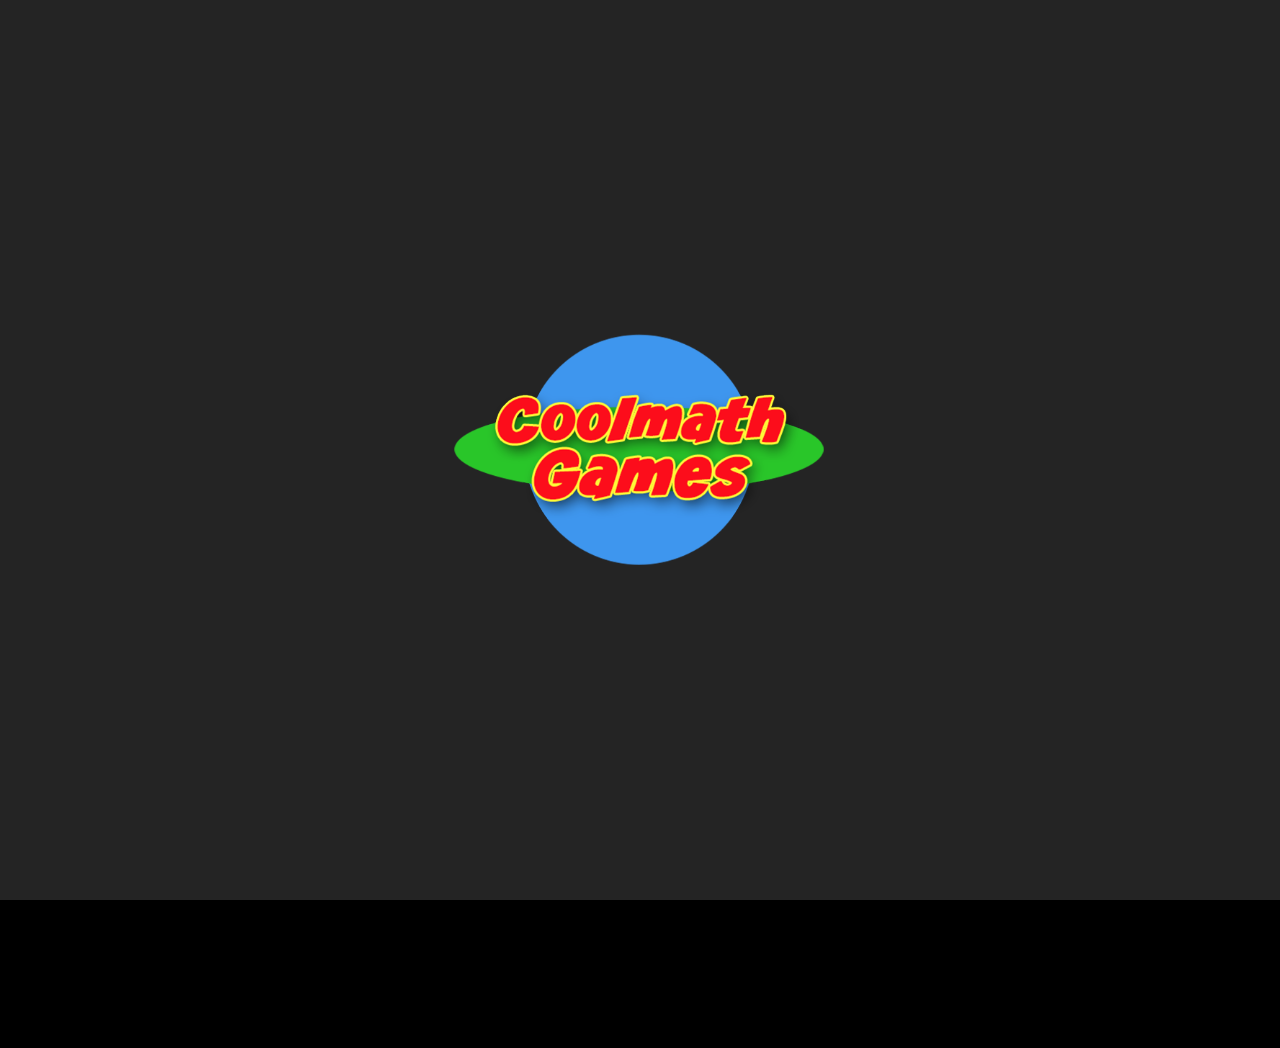
<file: index.html>
<!DOCTYPE html>
<html lang="en">
    <head>
        <meta http-equiv="X-UA-Compatible" content="IE=edge" />
        <meta http-equiv="pragma" content="no-cache"/>
        <meta name="apple-mobile-web-app-capable" content="yes" />
        <meta name="viewport" content="width=device-width, initial-scale=1.0, maximum-scale=1.0, user-scalable=0" />
        <meta name="apple-mobile-web-app-status-bar-style" content="black-translucent" />
        <meta charset="utf-8"/>

        <title>Tiny Fishing</title>

        <!-- Stubs for CMG ad SDK functions (removed cmg-ads.js) -->
        <script>
            function dj_init() {}
            function dj_add() {}
            function dj_add1() {}
            function dj_add3() {}
            function dj_call() {}
            function dj_call1() {}
            function dj_call3() {}
            function dj_exists() { return false; }
            function dj_loading() {}
            function dj_run() {}
            function dj_var_def() {}
            function dj_var_set() {}
        </script>

        <style>
            body {
              background: #000;
              color: #cccccc;
              margin: 0px;
              padding: 0px;
              border: 0px;
              overflow: hidden;
            }
            canvas {
              image-rendering: optimizeSpeed;
              -webkit-interpolation-mode: nearest-neighbor;
              -ms-touch-action: none;
              margin: 0px;
              padding: 0px;
              border: 0px;
            }
            :-webkit-full-screen #canvas {
              width: 100%;
              height: 100%;
            }
            div.gm4html5_div_class {
              margin: 0px;
              padding: 0px;
              border: 0px;
            }
            div.gm4html5_login {
              padding: 20px;
              position: absolute;
              border: solid 2px #000000;
              background-color: #404040;
              color: #00ff00;
              border-radius: 15px;
              box-shadow: #101010 20px 20px 40px;
            }
            div.gm4html5_cancel_button {
              float: right;
            }
            div.gm4html5_login_button {
              float: left;
            }
            div.gm4html5_login_header {
              text-align: center;
            }
            :-webkit-full-screen {
              width: 100%;
              height: 100%;
            }
        </style>

        <img src="html5game/bgLoading.png" id="img_bgLoading" alt="" style="position:absolute; left:0; top:0; width:1px; height:1px; z-index:10;" />
        <img src="html5game/pcLogoLoading.png" id="img_pcLogoLoading" alt="" style="position:absolute; left:0; top:0; width:1px; height:1px; z-index:10;" />

        <div id="img_loadingbar" style="border-radius:25px; height:8px; width:450px; position:absolute; left:0; top:0; background-color:#EBB035; opacity:0.0; z-index:10;">
            <div id="img_loadingbaroverlay" style="border-radius:25px; width:0%; height:100%; background-color:#FFFFFF;"></div>
        </div>

        <img src="html5game/bgLoading.png" id="img_cursorHandler" alt="" style="position:absolute; left:0; top:0; width:100%; height:100%; opacity:0.0;
            user-drag: none;
            -webkit-user-drag: none;
            user-select: none;
            -moz-user-select: none;
            -webkit-user-select: none;
            -ms-user-select: none;
            z-index:20;" />
    </head>

    <body>
        <div class="gm4html5_div_class" id="gm4html5_div_id">
            <canvas id="canvas" width="0" height="0" style="z-index:1">
                <p>Your browser doesn't support HTML5 canvas.</p>
            </canvas>
        </div>

        <script type="text/javascript" src="html5game/TinyFishing.js"></script>
        <script>window.onload = GameMaker_Init;</script>
    </body>
</html>
</file>
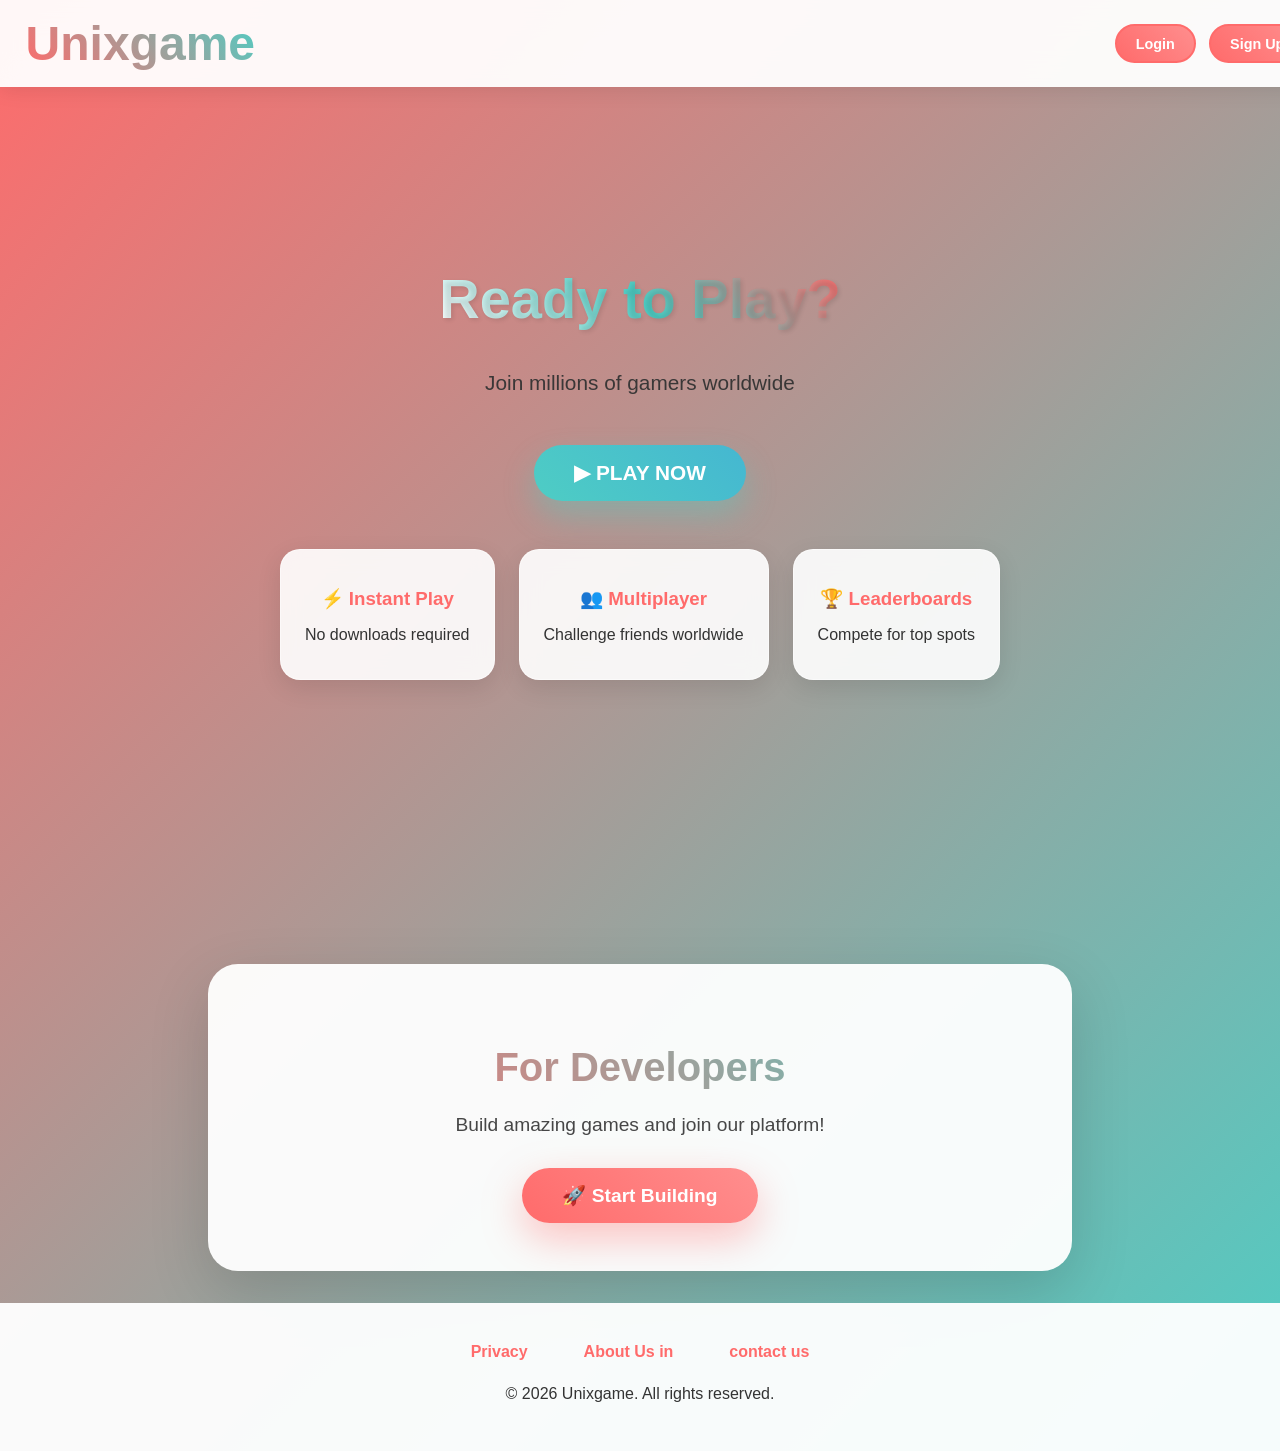
<file: unixgame/index.html>
<!DOCTYPE html>
<html lang="en">
<head>
    <meta charset="UTF-8">
    <meta name="viewport" content="width=device-width, initial-scale=1.0">
    <title>Unixgame- Play free online Games</title>
    <link rel="stylesheet" href="style.css">
    

    <meta name="google-adsense-account" content="ca-pub-3992617498769064">               <!---ads meta tag-->

     <!----Adsense of google -->
    <script async src="https://pagead2.googlesyndication.com/pagead/js/adsbygoogle.js?client=ca-pub-3992617498769064"
     crossorigin="anonymous"></script>


    <!-- Google tag (gtag.js) -->
<script async src="https://www.googletagmanager.com/gtag/js?id=G-9ZVSKT828L"></script>
<script>
  window.dataLayer = window.dataLayer || [];
  function gtag(){dataLayer.push(arguments);}
  gtag('js', new Date());

  gtag('config', 'G-9ZVSKT828L');
</script>

</head>




    
<body>
    <div class="floating-shapes">
        <div class="shape"></div>
        <div class="shape"></div>
        <div class="shape"></div>
    </div>

    <nav class="navbar">
        <div class="logo">Unixgame</div>
        
        <div class="hamburger" onclick="toggleMenu()">
            <span></span>
            <span></span>
            <span></span>
        </div>
        
        <div class="auth-buttons" id="authButtons">
            <a href="login" class="btn btn-auth">Login</a>
            <a href="signup.html" class="btn btn-auth">Sign Up</a>
        </div>
    </nav>

    <section class="hero">
        <h1>Ready to Play?</h1>
        <p class="hero-subtitle">Join millions of gamers worldwide</p>
        <a href="games.html" class="btn play-btn">▶ PLAY NOW</a>
        
        <div class="features">
            <div class="feature">
                <h3>⚡ Instant Play</h3>
                <p>No downloads required</p>
            </div>
            <div class="feature">
                <h3>👥 Multiplayer</h3>
                <p>Challenge friends worldwide</p>
            </div>
            <div class="feature">
                <h3>🏆 Leaderboards</h3>
                <p>Compete for top spots</p>
            </div>
        </div>
    </section>

    <!-------------------------------------------- Developers Section - Middle & Prominent ------------------------------------------------------------------------------->
    <section class="developers-section">
        <h2>For Developers</h2>
        <p style="font-size: 1.2rem; margin-bottom: 2rem; opacity: 0.9;">
            Build amazing games and join our platform!
        </p>
        <a href="developer.html" class="developers-btn">🚀 Start Building</a>
    </section>

    <footer class="footer">
        <div class="footer-links">
            <a href="privacy.html">Privacy</a>
            <a href="about.html">About Us in</a>
            <a href="contact.html">contact us</a>
        </div>
        <p>&copy; 2026 Unixgame. All rights reserved.</p>
    </footer>

    <script src="script.js"></script>
</body>
</html>
</file>
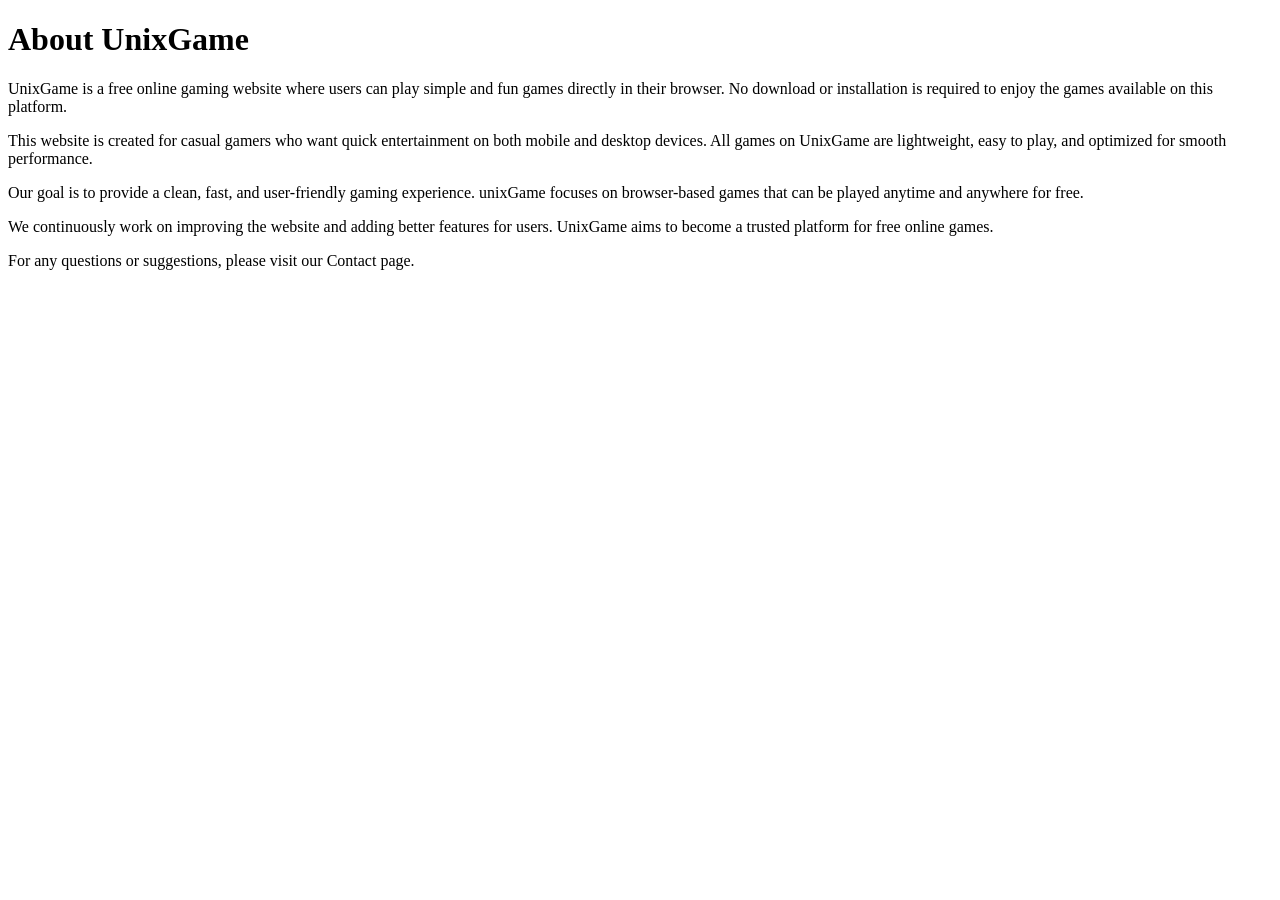
<file: about.html>
<!DOCTYPE html>
<html lang="en">
<head>
    <meta charset="UTF-8">
    <title>About Us – Unixgame</title>
    <meta name="description" content="UnixGame is a free online gaming website where users can play browser games without download.">
    <meta name="viewport" content="width=device-width, initial-scale=1.0">


     <script async src="https://pagead2.googlesyndication.com/pagead/js/adsbygoogle.js?client=ca-pub-3992617498769064"
     crossorigin="anonymous"></script>


    
    
</head>
<body>

    <h1>About UnixGame</h1>

    <p>
        UnixGame is a free online gaming website where users can play simple and fun games directly in their browser.
        No download or installation is required to enjoy the games available on this platform.
    </p>

    <p>
        This website is created for casual gamers who want quick entertainment on both mobile and desktop devices.
        All games on UnixGame are lightweight, easy to play, and optimized for smooth performance.
    </p>

    <p>
        Our goal is to provide a clean, fast, and user-friendly gaming experience.
        unixGame focuses on browser-based games that can be played anytime and anywhere for free.
    </p>

    <p>
        We continuously work on improving the website and adding better features for users.
        UnixGame aims to become a trusted platform for free online games.
    </p>

    <p>
        For any questions or suggestions, please visit our Contact page.
    </p>

</body>
</html>
</file>
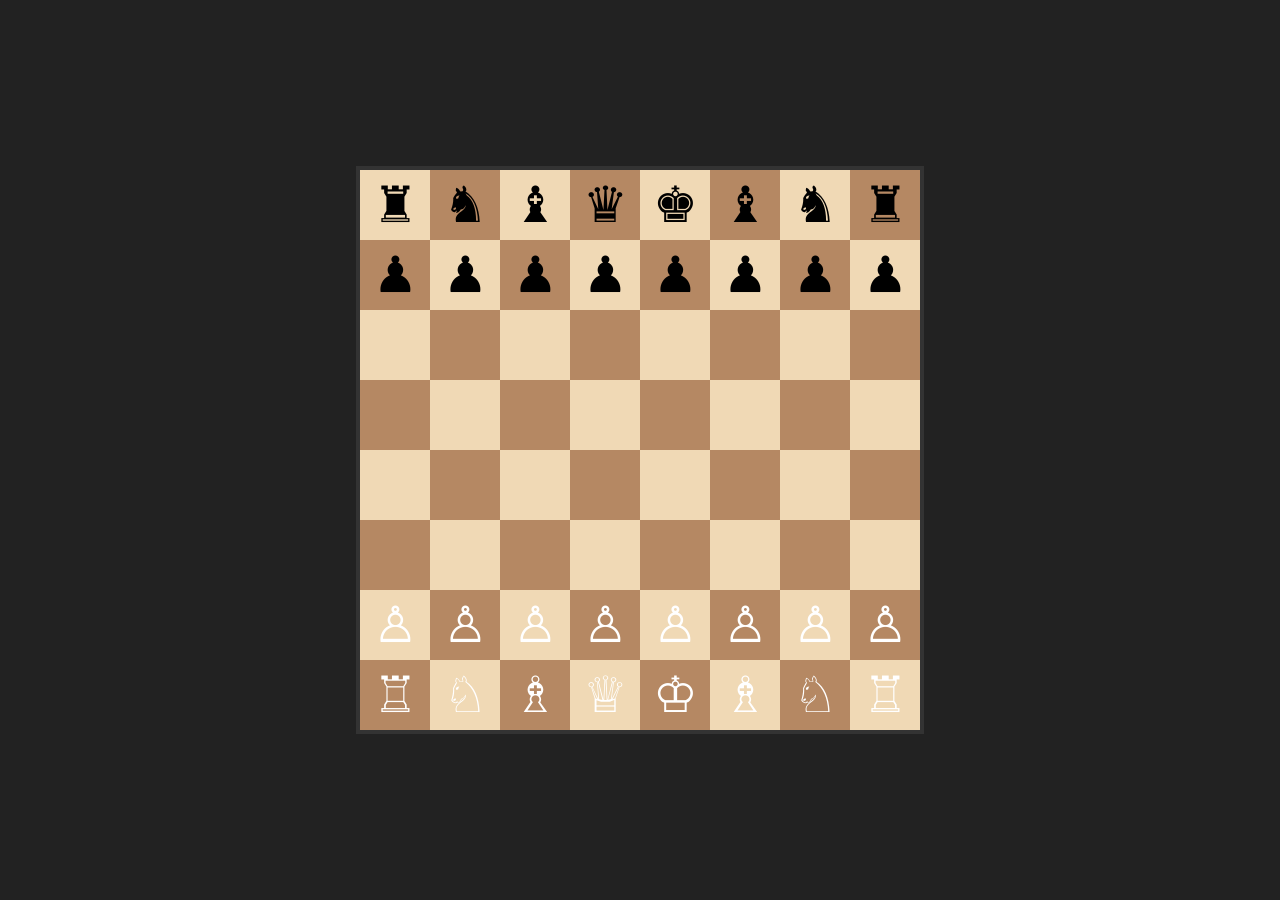
<file: chess.html>
<!DOCTYPE html>
<html>
<head>
<meta charset="UTF-8">
<title>Chess AI</title>
<style>
body{
  display:flex;
  justify-content:center;
  align-items:center;
  height:100vh;
  background:#222;
  font-family:Arial;
  margin:0;
}

#board{
  display:grid;
  grid-template-columns:repeat(8,70px);
  grid-template-rows:repeat(8,70px);
  border:4px solid #333;
}

.square{
  width:70px;
  height:70px;
  display:flex;
  justify-content:center;
  align-items:center;
  font-size:50px; /* bigger pieces */
  cursor:pointer;
  transition: background 0.2s;
}

.white{ background:#f0d9b5; }       /* light square */
.black{ background:#b58863; }       /* dark square */
.selected{ outline:4px solid red; }

/* Piece colors */
.white-piece{ color:#fff; }  /* pure white */
.black-piece{ color:#000; }  /* pure black */
</style>
</head>
<body>

<div id="board"></div>

<script>
// ---------------- PIECES ----------------
const pieces={
"r":"♜","n":"♞","b":"♝","q":"♛","k":"♚","p":"♟",
"R":"♖","N":"♘","B":"♗","Q":"♕","K":"♔","P":"♙"
};

// ---------------- BOARD ----------------
let board=[
["r","n","b","q","k","b","n","r"],
["p","p","p","p","p","p","p","p"],
["","","","","","","",""],
["","","","","","","",""],
["","","","","","","",""],
["","","","","","","",""],
["P","P","P","P","P","P","P","P"],
["R","N","B","Q","K","B","N","R"]
];

let selected=null;
let playerTurn=true;

// ---------------- DRAW ----------------
function drawBoard(){
  let b=document.getElementById("board");
  b.innerHTML="";
  for(let r=0;r<8;r++){
    for(let c=0;c<8;c++){
      let s=document.createElement("div");
      s.className="square "+((r+c)%2==0?"white":"black");
      if(selected && selected[0]==r && selected[1]==c)
        s.classList.add("selected");

      if(board[r][c]){
        s.textContent=pieces[board[r][c]];
        s.classList.add(board[r][c]===board[r][c].toUpperCase() ? "white-piece" : "black-piece");
      }

      s.onclick=()=>clickSquare(r,c);
      b.appendChild(s);
    }
  }
}
drawBoard();

// ---------------- CLICK ----------------
function clickSquare(r,c){
  if(!playerTurn) return;

  if(selected){
    if(isValidMove(selected[0],selected[1],r,c)){
      movePiece(selected[0],selected[1],r,c);
      selected=null;
      playerTurn=false;
      drawBoard();
      setTimeout(aiMove,50); // AI fast
    }else{
      selected=null;
    }
  }else{
    if(board[r][c] && board[r][c]==board[r][c].toUpperCase()){
      selected=[r,c];
    }
  }
  drawBoard();
}

// ---------------- MOVE ----------------
function movePiece(fr,fc,tr,tc){
  board[tr][tc]=board[fr][fc];
  board[fr][fc]="";
}

// ---------------- VALID MOVE ----------------
function isValidMove(fr,fc,tr,tc){
  let p=board[fr][fc];
  let dr=tr-fr, dc=tc-fc;

  if(board[tr][tc] && sameColor(p,board[tr][tc])) return false;

  switch(p.toLowerCase()){
    case "p":
      if(p=="P"){
        if(dc==0 && dr==-1 && !board[tr][tc]) return true;
        if(fc==tc && fr==6 && dr==-2 && !board[5][fc]) return true;
        if(Math.abs(dc)==1 && dr==-1 && board[tr][tc]) return true;
      }else{
        if(dc==0 && dr==1 && !board[tr][tc]) return true;
        if(fr==1 && dr==2 && !board[2][fc]) return true;
        if(Math.abs(dc)==1 && dr==1 && board[tr][tc]) return true;
      }
      break;

    case "r": return clear(fr,fc,tr,tc);
    case "b": return Math.abs(dr)==Math.abs(dc)&&clear(fr,fc,tr,tc);
    case "q": return (dr==0||dc==0||Math.abs(dr)==Math.abs(dc)) && clear(fr,fc,tr,tc);
    case "n": return (Math.abs(dr)==2&&Math.abs(dc)==1)||(Math.abs(dr)==1&&Math.abs(dc)==2);
    case "k": return Math.abs(dr)<=1 && Math.abs(dc)<=1;
  }
  return false;
}

// ---------------- PATH CLEAR ----------------
function clear(fr,fc,tr,tc){
  let rStep=Math.sign(tr-fr);
  let cStep=Math.sign(tc-fc);
  let r=fr+rStep, c=fc+cStep;
  while(r!=tr||c!=tc){
    if(board[r][c]) return false;
    r+=rStep; c+=cStep;
  }
  return true;
}

function sameColor(a,b){
  return (a==a.toUpperCase())==(b==b.toUpperCase());
}

// ---------------- AI ----------------
function aiMove(){
  let bestScore=-9999;
  let bestMove=null;

  forEachMove(false,(fr,fc,tr,tc)=>{
    let backup=board[tr][tc];
    movePiece(fr,fc,tr,tc);
    let score=minimax(2,false); // depth 2 for speed
    board[fr][fc]=board[tr][tc];
    board[tr][tc]=backup;
    if(score>bestScore){
      bestScore=score;
      bestMove=[fr,fc,tr,tc];
    }
  });

  if(bestMove) movePiece(...bestMove);

  playerTurn=true;
  drawBoard();
}

// ---------------- MINIMAX ----------------
function minimax(depth,isMax){
  if(depth==0) return evaluate();

  if(isMax){
    let max=-9999;
    forEachMove(false,(fr,fc,tr,tc)=>{
      let cap=board[tr][tc];
      movePiece(fr,fc,tr,tc);
      max=Math.max(max,minimax(depth-1,false));
      board[fr][fc]=board[tr][tc];
      board[tr][tc]=cap;
    });
    return max;
  }else{
    let min=9999;
    forEachMove(true,(fr,fc,tr,tc)=>{
      let cap=board[tr][tc];
      movePiece(fr,fc,tr,tc);
      min=Math.min(min,minimax(depth-1,true));
      board[fr][fc]=board[tr][tc];
      board[tr][tc]=cap;
    });
    return min;
  }
}

// ---------------- LOOP MOVES ----------------
function forEachMove(white,cb){
  for(let r=0;r<8;r++){
    for(let c=0;c<8;c++){
      if(board[r][c] && (board[r][c]==(white?board[r][c].toUpperCase():board[r][c].toLowerCase()))){
        for(let tr=0;tr<8;tr++)
          for(let tc=0;tc<8;tc++)
            if(isValidMove(r,c,tr,tc)) cb(r,c,tr,tc);
      }
    }
  }
}

// ---------------- EVALUATION ----------------
function evaluate(){
  let score=0;
  const values={p:10,n:30,b:30,r:50,q:90,k:900};
  for(let r=0;r<8;r++)
    for(let c=0;c<8;c++){
      let p=board[r][c];
      if(p){
        let v=values[p.toLowerCase()];
        score += (p==p.toLowerCase()?v:-v);
      }
    }
  return score;
}
</script>

</body>
</html>
</file>
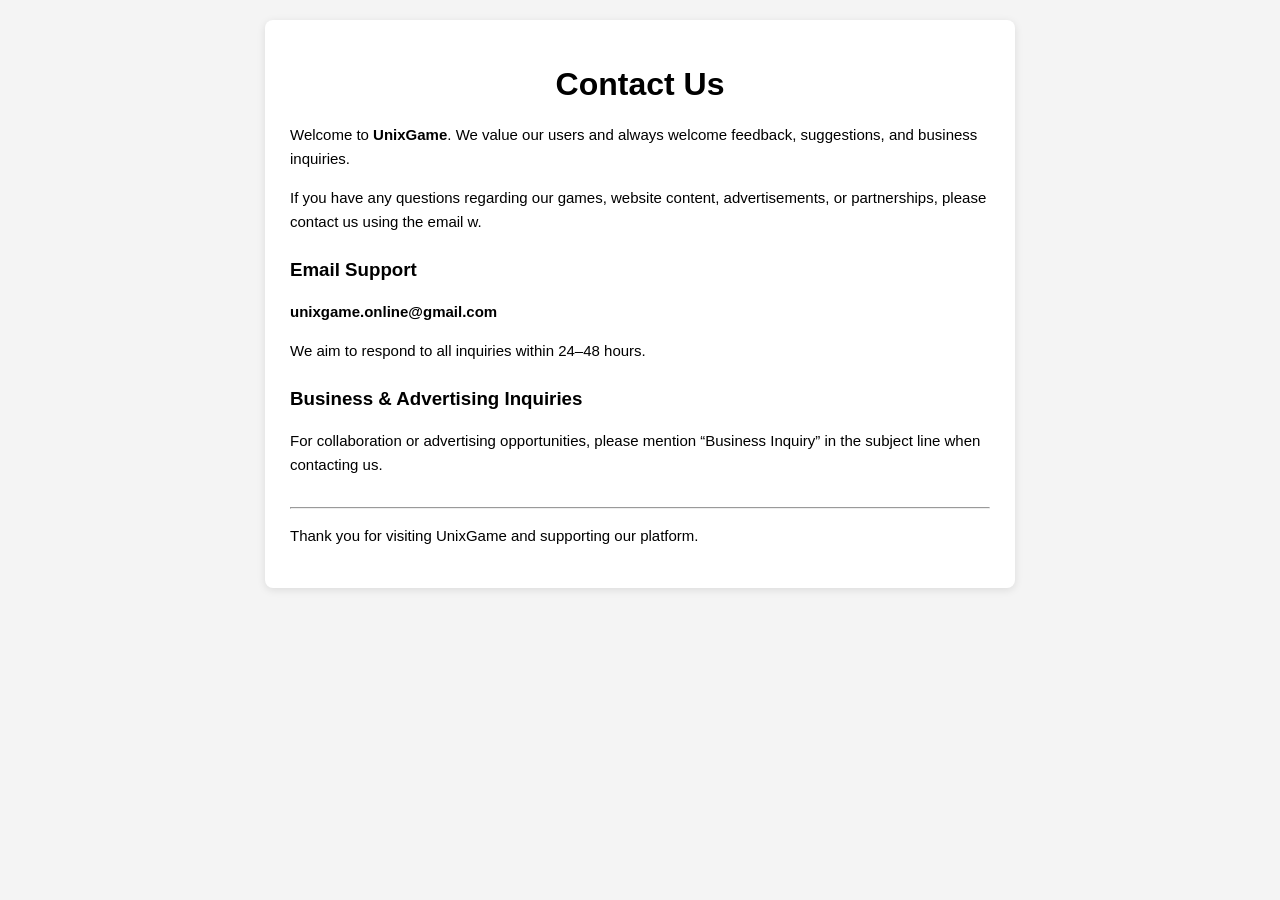
<file: contact.html>
<!DOCTYPE html>
<html lang="en">
<head>
    <meta charset="UTF-8">
    <title>Contact Us </title>
    <meta name="viewport" content="width=device-width, initial-scale=1.0">

    <style>
        body {
            font-family: Arial, sans-serif;
            margin: 0;
            padding: 20px;
            background-color: #f4f4f4;
        }

        .container {
            max-width: 700px;
            margin: auto;
            background: #ffffff;
            padding: 25px;
            border-radius: 8px;
            box-shadow: 0 2px 8px rgba(0,0,0,0.1);
        }

        h1 {
            text-align: center;
            margin-bottom: 20px;
        }

        h3 {
            margin-top: 25px;
        }

        p {
            line-height: 1.6;
            font-size: 15px;
        }

        .email {
            font-weight: bold;
            word-break: break-word;
        }

        hr {
            margin-top: 30px;
        }

        @media (max-width: 480px) {
            .container {
                padding: 18px;
            }

            h1 {
                font-size: 22px;
            }

            p {
                font-size: 14px;
            }
        }
    </style>
</head>

<body>

    <div class="container">

        <h1>Contact Us</h1>

        <p>Welcome to <strong>UnixGame</strong>. We value our users and always welcome feedback, suggestions, and business inquiries.</p>

        <p>If you have any questions regarding our games, website content, advertisements, or partnerships, please contact us using the email w.</p>

        <h3>Email Support</h3>
        <p class="email">unixgame.online@gmail.com</p>

        <p>We aim to respond to all inquiries within 24–48 hours.</p>

        <h3>Business & Advertising Inquiries</h3>
        <p>For collaboration or advertising opportunities, please mention “Business Inquiry” in the subject line when contacting us.</p>

        <hr>

        <p>Thank you for visiting UnixGame and supporting our platform.</p>

    </div>

</body>
</html>
</file>
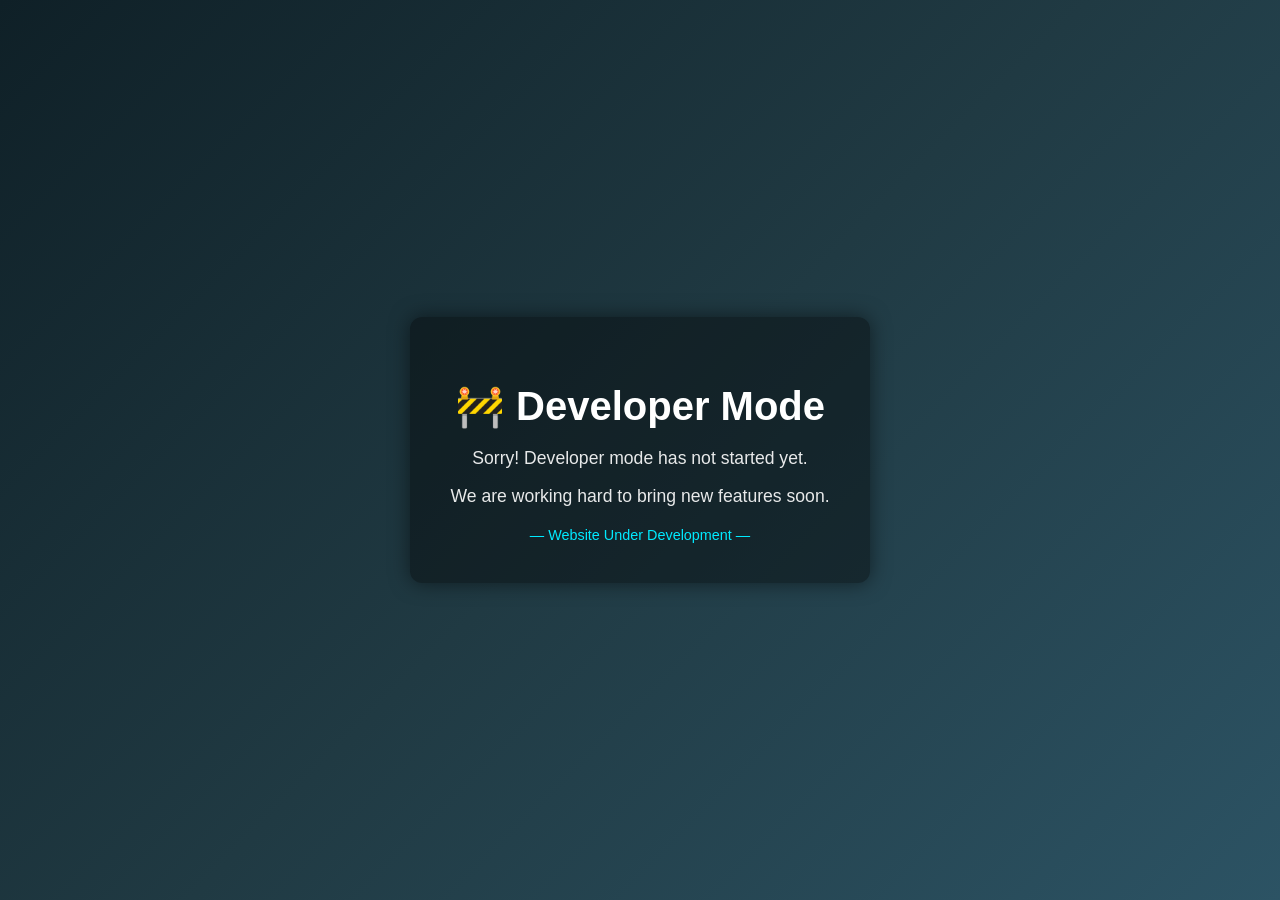
<file: developer.html>
<!DOCTYPE html>
<html lang="en">
<head>
    <meta charset="UTF-8">
    <title>Developer Mode</title>
    <meta name="viewport" content="width=device-width, initial-scale=1.0">

    <style>
        body {
            margin: 0;
            padding: 0;
            font-family: Arial, sans-serif;
            background: linear-gradient(135deg, #0f2027, #203a43, #2c5364);
            height: 100vh;
            display: flex;
            justify-content: center;
            align-items: center;
            color: white;
        }

        .container {
            text-align: center;
            background: rgba(0, 0, 0, 0.4);
            padding: 40px;
            border-radius: 12px;
            box-shadow: 0 0 20px rgba(0,0,0,0.5);
        }

        h1 {
            font-size: 2.5rem;
            margin-bottom: 10px;
        }

        p {
            font-size: 1.1rem;
            opacity: 0.9;
        }

        .tag {
            margin-top: 20px;
            font-size: 0.9rem;
            color: #00eaff;
        }
    </style>
</head>
<body>

    <div class="container">
        <h1>🚧 Developer Mode</h1>
        <p>Sorry! Developer mode has not started yet.</p>
        <p>We are working hard to bring new features soon.</p>
        <div class="tag">— Website Under Development —</div>
    </div>

</body>
</html>
</file>
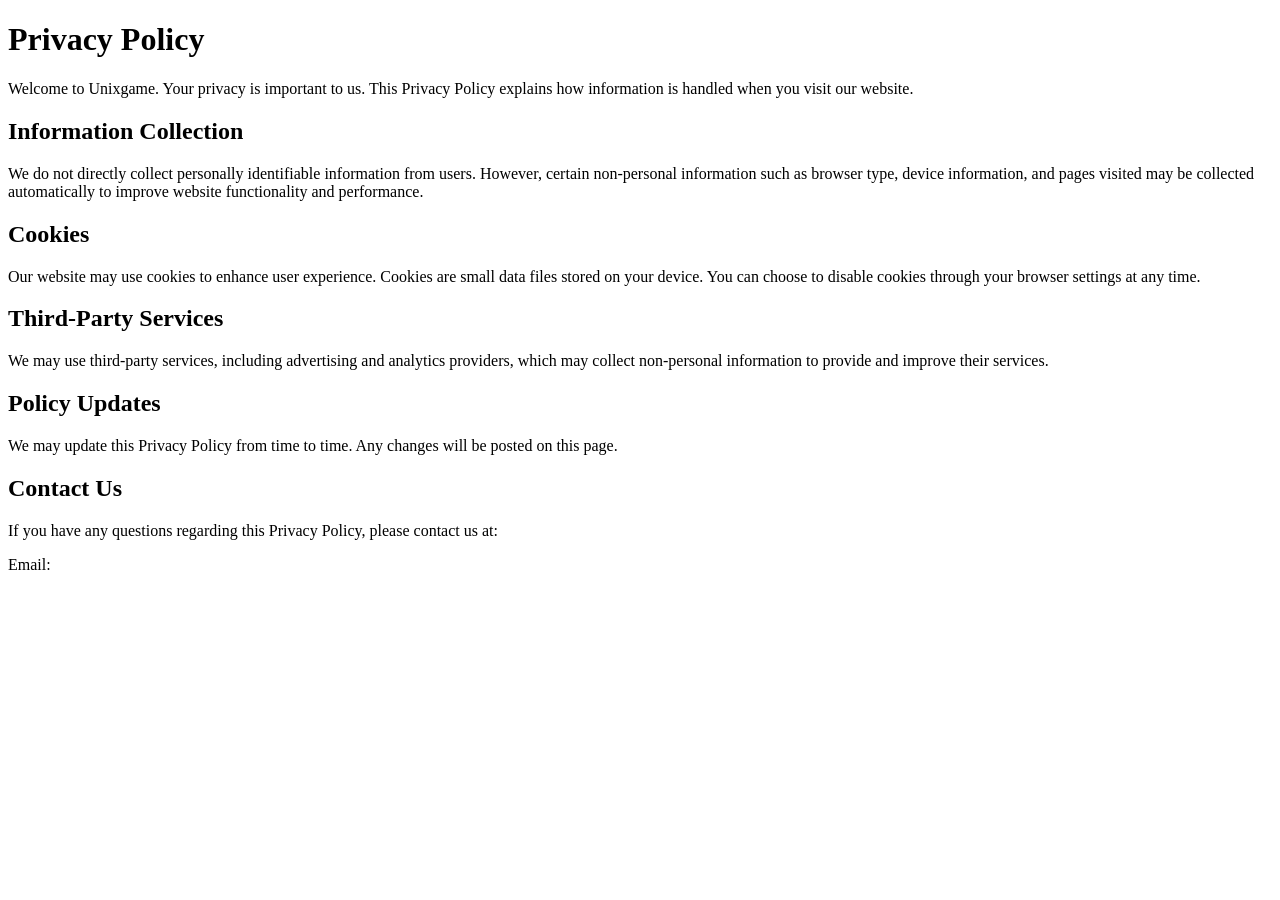
<file: privacy.html>
<!DOCTYPE html>
<html lang="en">
<head>
    <meta charset="UTF-8">
    <meta name="viewport" content="width=device-width, initial-scale=1.0">
    <title>Privacy Policy - Unixgame</title>

    <script async src="https://pagead2.googlesyndication.com/pagead/js/adsbygoogle.js?client=ca-pub-3992617498769064"
     crossorigin="anonymous"></script>


  
</head>
<body>

    <h1>Privacy Policy</h1>

    <p>Welcome to Unixgame. Your privacy is important to us. This Privacy Policy explains how information is handled when you visit our website.</p>

    <h2>Information Collection</h2>
    <p>We do not directly collect personally identifiable information from users. However, certain non-personal information such as browser type, device information, and pages visited may be collected automatically to improve website functionality and performance.</p>

    <h2>Cookies</h2>
    <p>Our website may use cookies to enhance user experience. Cookies are small data files stored on your device. You can choose to disable cookies through your browser settings at any time.</p>

    <h2>Third-Party Services</h2>
    <p>We may use third-party services, including advertising and analytics providers, which may collect non-personal information to provide and improve their services.</p>

    

    <h2>Policy Updates</h2>
    <p>We may update this Privacy Policy from time to time. Any changes will be posted on this page.</p>

    <h2>Contact Us</h2>
    <p>If you have any questions regarding this Privacy Policy, please contact us at:</p>
    <p>Email:

</body>
</html>
</file>
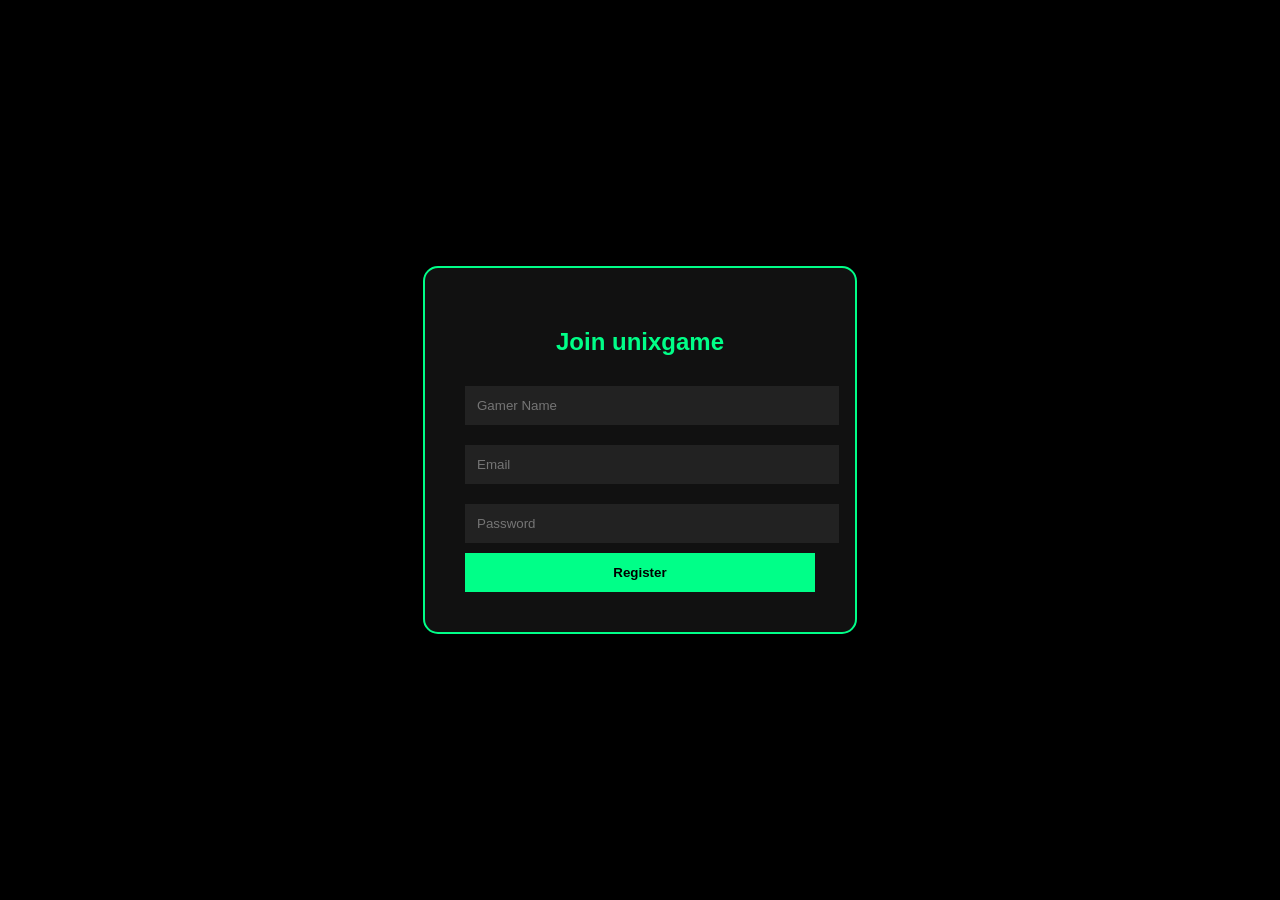
<file: signup.html>
<!DOCTYPE html>
<html lang="en">
<head>
<meta charset="UTF-8">
<title>Game Sign Up</title>

<script async src="https://pagead2.googlesyndication.com/pagead/js/adsbygoogle.js?client=ca-pub-3992617498769064"
     crossorigin="anonymous"></script>
    




    
<style>
body{
    margin:0;
    font-family:Arial;
    background:black;
    color:white;
    display:flex;
    justify-content:center;
    align-items:center;
    height:100vh;
}
.form{
    background:#111;
    padding:40px;
    width:350px;
    border:2px solid #00ff88;
    border-radius:15px;
}
.form h2{
    color:#00ff88;
    text-align:center;
}
.form input{
    width:100%;
    padding:12px;
    margin:10px 0;
    background:#222;
    border:none;
    color:white;
}
.form button{
    width:100%;
    padding:12px;
    background:#00ff88;
    border:none;
    font-weight:bold;
}
</style>
</head>
<body>

<div class="form">
    <h2>Join unixgame</h2>
    <input type="text" placeholder="Gamer Name">
    <input type="email" placeholder="Email">
    <input type="password" placeholder="Password">
    <button>Register</button>
</div>

</body>
</html>
</file>
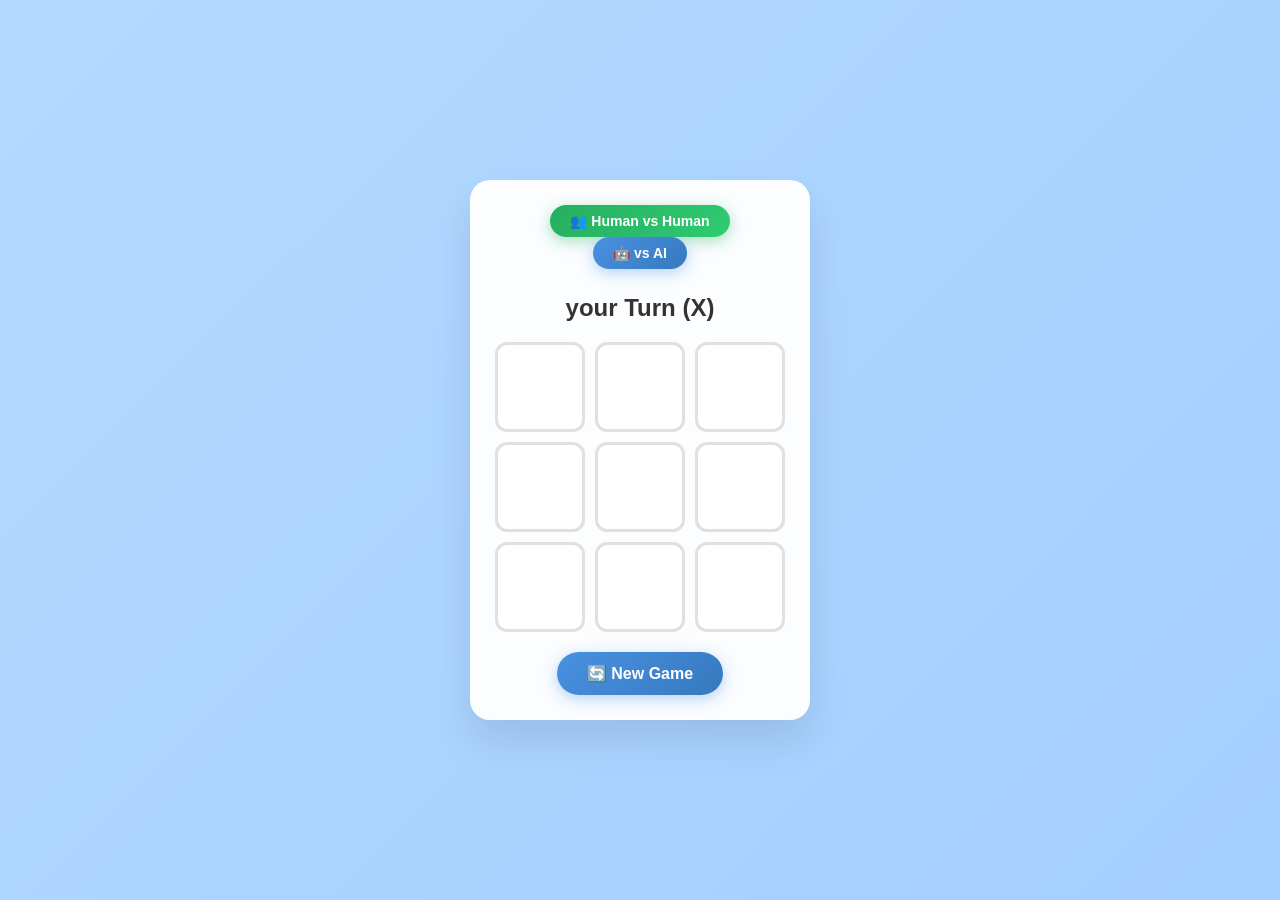
<file: tictactoe.html>
<!DOCTYPE html>
<html lang="en">
<head>
    <meta charset="UTF-8">
    <meta name="viewport" content="width=device-width, initial-scale=1.0">
    <title>Tic Tac Toe - Human vs Human & computer</title>

    <!----Adsense of google -->
    <script async src="https://pagead2.googlesyndication.com/pagead/js/adsbygoogle.js?client=ca-pub-3992617498769064"
     crossorigin="anonymous"></script>

    <!-- Google tag (gtag.js) -->
<script async src="https://www.googletagmanager.com/gtag/js?id=G-9ZVSKT828L"></script>
<script>
  window.dataLayer = window.dataLayer || [];
  function gtag(){dataLayer.push(arguments);}
  gtag('js', new Date());

  gtag('config', 'G-9ZVSKT828L');
</script>

    
    <style>
        * { margin: 0; padding: 0; box-sizing: border-box; }
        body {
            height: 100vh;
            background: linear-gradient(135deg, #b3d9ff, #a3cfff);
            display: flex;
            justify-content: center;
            align-items: center;
            font-family: -apple-system, BlinkMacSystemFont, 'Segoe UI', Roboto, Arial, sans-serif;
            user-select: none;
            -webkit-user-select: none;
            touch-action: manipulation;
        }
        .game {
            width: 340px; max-width: 90vw; padding: 25px;
            background: rgba(255, 255, 255, 0.95); border-radius: 20px;
            text-align: center; box-shadow: 0 20px 40px rgba(0,0,0,0.1);
            backdrop-filter: blur(10px);
        }
        h2 { margin-bottom: 20px; font-size: 24px; color: #333; font-weight: 600; }
        .mode-buttons { 
            margin-bottom: 25px; /* ✅ FIXED - More space below buttons */
        }
        .mode-toggle {
            padding: 8px 20px; font-size: 14px; font-weight: 600;
            background: linear-gradient(135deg, #4a90e2, #357abd); color: white;
            border: none; border-radius: 20px; cursor: pointer; transition: all 0.2s ease;
            box-shadow: 0 4px 15px rgba(74, 144, 226, 0.4); margin: 0 5px;
        }
        .mode-toggle.active { background: linear-gradient(135deg, #27ae60, #2ecc71); box-shadow: 0 4px 15px rgba(39, 174, 96, 0.4); }
        .mode-toggle:hover { transform: translateY(-2px); }
        .grid { display: grid; grid-template-columns: repeat(3, 1fr); gap: 10px; margin-bottom: 20px; }
        button.cell {
            height: 90px; font-size: 48px; font-weight: bold; background: #fff;
            border: 3px solid #e0e0e0; border-radius: 12px; cursor: pointer;
            transition: all 0.2s ease; color: #333;
        }
        button.cell:hover:not(:disabled) { background: #f8f9ff; border-color: #4a90e2; transform: scale(1.02); }
        button.cell:active:not(:disabled) { transform: scale(0.98); }
        button.cell:disabled { cursor: not-allowed; opacity: 0.6; }
        .reset {
            padding: 12px 30px; font-size: 16px; font-weight: 600;
            background: linear-gradient(135deg, #4a90e2, #357abd); color: white;
            border: none; border-radius: 25px; cursor: pointer; transition: all 0.2s ease;
            box-shadow: 0 4px 15px rgba(74, 144, 226, 0.4);
        }
        .reset:hover { transform: translateY(-2px); box-shadow: 0 6px 20px rgba(74, 144, 226, 0.5); }
        .popup {
            position: fixed; top: 0; left: 0; width: 100%; height: 100%;
            background: rgba(0,0,0,0.6); display: none; justify-content: center;
            align-items: center; z-index: 1000; backdrop-filter: blur(5px);
        }
        .popup-content {
            background: white; padding: 30px; text-align: center; width: 280px;
            max-width: 90vw; border-radius: 20px; box-shadow: 0 20px 40px rgba(0,0,0,0.3);
            animation: popupSlide 0.3s ease;
        }
        @keyframes popupSlide {
            from { transform: scale(0.8) translateY(20px); opacity: 0; }
            to { transform: scale(1) translateY(0); opacity: 1; }
        }
        .popup-content h3 { margin-bottom: 20px; font-size: 22px; color: #333; }
        .popup-content button {
            padding: 12px 30px; font-size: 16px;
            background: linear-gradient(135deg, #4a90e2, #357abd); color: white;
            border: none; border-radius: 25px; cursor: pointer; transition: all 0.2s ease;
        }
        @media (max-width: 480px) {
            .game { width: 95vw; padding: 20px 15px; margin: 10px; }
            button.cell { height: 22vw; font-size: 18vw; min-height: 70px; }
            h2 { font-size: 20px; }
        }
        @media (hover: none) and (pointer: coarse) { button.cell:hover { transform: none; } }
    </style>
</head>
<body>
    <div class="game">
        <div class="mode-buttons">
            <button class="mode-toggle active" onclick="setMode('human')">👥 Human vs Human</button>
            <button class="mode-toggle" onclick="setMode('ai')">🤖 vs AI </button>
        </div>
        <h2 id="status">your Turn (X)</h2>
        <div class="grid" id="grid"></div>
        <button class="reset" onclick="resetGame()">🔄 New Game</button>
    </div>

    <div class="popup" id="popup">
        <div class="popup-content">
            <h3 id="popupText"></h3>
            <button onclick="closePopup()">OK</button>
        </div>
    </div>

    <!-- [Same JavaScript as before - no changes needed] -->
    <script>
        let currentPlayer = "X", board = Array(9).fill(""), gameActive = true, gameMode = 'human';
        const status = document.getElementById("status"), grid = document.getElementById("grid");
        const popup = document.getElementById("popup"), popupText = document.getElementById("popupText");

        for (let i = 0; i < 9; i++) {
            const btn = document.createElement("button");
            btn.className = "cell"; btn.setAttribute('aria-label', `Cell ${i + 1}`);
            btn.onclick = () => makeMove(btn, i); grid.appendChild(btn);
        }

        function setMode(mode) {
            gameMode = mode;
            document.querySelectorAll('.mode-toggle').forEach(btn => btn.classList.remove('active'));
            event.target.classList.add('active');
            resetGame();
        }

        function makeMove(button, index) {
            if (board[index] !== "" || !gameActive || (gameMode === 'ai' && currentPlayer === "O")) return;
            
            board[index] = currentPlayer; button.textContent = currentPlayer; button.disabled = true;
            
            const winner = checkWinner();
            if (winner) { showPopup(`🎉 ${gameMode === 'ai' ? (winner === 'X' ? 'You Win!' : 'AI Wins!') : `Player ${winner} Wins!`} 🎉`); gameActive = false; return; }
            if (board.every(cell => cell !== "")) { showPopup("🤝 It's a Draw!"); gameActive = false; return; }

            if (gameMode === 'ai' && currentPlayer === "X") { setTimeout(aiMove, 500); return; }
            
            currentPlayer = currentPlayer === "X" ? "O" : "X"; updateStatus();
        }

        function aiMove() {
            const bestMove = minimax(board, "O").index;
            board[bestMove] = "O"; document.querySelectorAll('.cell')[bestMove].textContent = "O";
            document.querySelectorAll('.cell')[bestMove].disabled = true;

            const winner = checkWinner();
            if (winner) { showPopup(`🎉 ${winner === 'X' ? 'You Win!' : 'AI Wins!'} 🎉`); gameActive = false; return; }
            if (board.every(cell => cell !== "")) { showPopup("🤝 It's a Draw!"); gameActive = false; return; }

            currentPlayer = "X"; updateStatus();
        }

        function minimax(newBoard, player) {
            const availSpots = emptyIndexies(newBoard);
            if (checkWinnerFromBoard(newBoard) === "O") return {score: 10};
            if (checkWinnerFromBoard(newBoard) === "X") return {score: -10};
            if (availSpots.length === 0) return {score: 0};

            const moves = [];
            for (let i = 0; i < availSpots.length; i++) {
                const move = {}; move.index = availSpots[i]; newBoard[availSpots[i]] = player;
                move.score = player === "O" ? minimax(newBoard, "X").score : minimax(newBoard, "O").score;
                newBoard[availSpots[i]] = ""; moves.push(move);
            }

            let bestMove;
            if (player === "O") {
                let bestScore = -Infinity;
                for (let i = 0; i < moves.length; i++) if (moves[i].score > bestScore) { bestScore = moves[i].score; bestMove = i; }
            } else {
                let bestScore = Infinity;
                for (let i = 0; i < moves.length; i++) if (moves[i].score < bestScore) { bestScore = moves[i].score; bestMove = i; }
            }
            return moves[bestMove];
        }

        function emptyIndexies(board) { return board.reduce((a, e, i) => e === "" ? a.concat(i) : a, []); }
        function checkWinnerFromBoard(boardState) {
            const lines = [[0,1,2],[3,4,5],[6,7,8],[0,3,6],[1,4,7],[2,5,8],[0,4,8],[2,4,6]];
            for (let [a,b,c] of lines) if (boardState[a] && boardState[a] === boardState[b] && boardState[a] === boardState[c]) return boardState[a];
            return null;
        }
        function checkWinner() { return checkWinnerFromBoard(board); }

        function updateStatus() {
            status.textContent = gameMode === 'ai' ? 
                (currentPlayer === "X" ? "Your Turn (X)" : "AI Thinking...") :
                `Turn: ${currentPlayer} (Player ${currentPlayer === 'X' ? 1 : 2})`;
            status.style.color = currentPlayer === "X" ? "#e74c3c" : "#3498db";
        }

        function disableAll() { document.querySelectorAll(".cell").forEach(btn => btn.disabled = true); }
        function resetGame() {
            board = Array(9).fill(""); currentPlayer = "X"; gameActive = true;
            status.textContent = gameMode === 'ai' ? "Your Turn (X)" : "your Turn (X)";
            status.style.color = "#333";
            document.querySelectorAll(".cell").forEach(btn => { btn.textContent = ""; btn.disabled = false; });
            closePopup(); updateStatus();
        }
        function showPopup(msg) { popupText.textContent = msg; popup.style.display = "flex"; disableAll(); }
        function closePopup() { popup.style.display = "none"; }

        document.addEventListener('touchstart', e => { if (e.touches.length > 1) e.preventDefault(); });
        let lastTouchEnd = 0;
        document.addEventListener('touchend', e => {
            const now = (new Date()).getTime();
            if (now - lastTouchEnd <= 300) e.preventDefault();
            lastTouchEnd = now;
        }, false);
    </script>
</body>
</html>
</file>
<file: unixgame/style.css>
<style>
        * {
            margin: 0;
            padding: 0;
            box-sizing: border-box;
        }

        body {
            font-family: 'Arial', sans-serif;
            background: linear-gradient(135deg, #ff6b6b 0%, #4ecdc4 25%, #45b7d1 50%, #f9ca24 75%, #ff9ff3 100%);
            background-size: 400% 400%;
            animation: gradientShift 15s ease infinite;
            color: #333;
            overflow-x: hidden;
            min-height: 100vh;
        }

        @keyframes gradientShift {
            0% { background-position: 0% 50%; }
            50% { background-position: 100% 50%; }
            100% { background-position: 0% 50%; }
        }

        .navbar {
            position: fixed;
            top: 0;
            width: 100%;
            background: rgba(255, 255, 255, 0.95);
            backdrop-filter: blur(15px);
            padding: 1rem 2%;                               /* here we can adjust nav bar by right left , by adjusting " 0.8" */
            display: flex;
            justify-content:space-between;
                                               
            align-items: center;
            z-index: 1000;
            box-shadow: 0 2px 20px rgba(0,0,0,0.1);
                                        
        }
        html, body {                                    /* this function use for removing all spaces from bar ,buttons, screen ke end mei connect ker deta he*/
            margin: 0;
            padding: 0;
        }

        .logo {
            font-size: 3rem;
            font-weight: bold;
            background: linear-gradient(45deg, #ff6b6b, #4ecdc4);
            -webkit-background-clip: text;
            -webkit-text-fill-color: transparent;
            background-clip: text;
        }

        .hamburger {
            display: none;
            flex-direction: column;
            cursor: pointer;
            gap: 4px;
        }

        .hamburger span {
            width: 25px;
            height: 3px;
            background: #ff6b6b;
            border-radius: 3px;
            transition: 0.3s;
        }

        .auth-buttons {
            display: flex;
            gap: 0.8rem;
        }

        .btn {
            padding: 0.6rem 1.2rem;
            border: none;
            border-radius: 25px;
            font-weight: 600;
            cursor: pointer;
            transition: all 0.3s;
            text-decoration: none;
            display: inline-block;
            font-size: 0.9rem;
        }

        .btn-auth {
            background: linear-gradient(45deg, #ff6b6b, #ff8e8e);
            color: white;
            border: 2px solid #ff6b6b;
        }

        .btn-auth:hover {
            transform: translateY(-2px);
            box-shadow: 0 8px 25px rgba(255, 107, 107, 0.4);
        }

        .hero {
            height: 100vh;
            display: flex;
            flex-direction: column;
            justify-content: center;
            align-items: center;
            text-align: center;
            padding: 0 1rem;
            position: relative;
        }

        .hero h1 {
            font-size: 3.5rem;
            margin-bottom: 1rem;
            background: linear-gradient(45deg, #fff, #4ecdc4, #ff6b6b);
            -webkit-background-clip: text;
            -webkit-text-fill-color: transparent;
            background-clip: text;
            animation: glow 2s ease-in-out infinite alternate;
            text-shadow: 2px 2px 4px rgba(0,0,0,0.1);
        }

        @keyframes glow {
            from { filter: drop-shadow(0 0 10px rgba(255,255,255,0.8)); }
            to { filter: drop-shadow(0 0 20px rgba(78,205,196,0.8)); }
        }

        .hero-subtitle {
            font-size: 1.3rem;
            margin-bottom: 2rem;
            opacity: 0.95;
            max-width: 90%;
            line-height: 1.4;
        }

        .play-btn {
            font-size: 1.3rem;
            padding: 1rem 2.5rem;
            margin: 1rem 0;
            background: linear-gradient(45deg, #4ecdc4, #45b7d1);
            color: white;
            box-shadow: 0 15px 30px rgba(78, 205, 196, 0.4);
            border-radius: 50px;
        }

        .play-btn:hover {
            transform: translateY(-4px);
            box-shadow: 0 20px 40px rgba(78, 205, 196, 0.6);
        }

        .features {
            display: flex;
            gap: 1.5rem;
            margin-top: 2rem;
            flex-wrap: wrap;
            justify-content: center;
            max-width: 100%;
        }

        .feature {
            background: rgba(255, 255, 255, 0.9);
            padding: 1.2rem 1.5rem;
            border-radius: 20px;
            backdrop-filter: blur(10px);
            border: 1px solid rgba(255, 255, 255, 0.5);
            transition: all 0.3s;
            min-width: 140px;
            box-shadow: 0 8px 25px rgba(0,0,0,0.1);
        }

        .feature:hover {
            transform: translateY(-8px);
            box-shadow: 0 15px 40px rgba(0,0,0,0.2);
        }

        .feature h3 {
            color: #ff6b6b;
            margin-bottom: 0.5rem;
        }

        .floating-shapes {
            position: absolute;
            width: 100%;
            height: 100%;
            overflow: hidden;
            z-index: -1;
        }

        .shape {
            position: absolute;
            border-radius: 50%;
            animation: float 20s infinite linear;
            opacity: 0.6;
        }

       
        
      
       

        @keyframes float {
            0%, 100% { transform: translateY(0px) rotate(0deg); }
            50% { transform: translateY(-25px) rotate(180deg); }
        }

        .developers-section {
            background: rgba(255, 255, 255, 0.95);
            margin: 4rem 2% 2rem;
            padding: 3rem 2rem;
            border-radius: 30px;
            text-align: center;
            box-shadow: 0 20px 60px rgba(0,0,0,0.15);
            max-width: 800px;
            margin-left: auto;
            margin-right: auto;
        }

        .developers-section h2 {
            font-size: 2.5rem;
            background: linear-gradient(45deg, #ff6b6b, #4ecdc4);
            -webkit-background-clip: text;
            -webkit-text-fill-color: transparent;
            margin-bottom: 1.5rem;
            animation: glow 2s ease-in-out infinite alternate;
        }

        .developers-btn {
            display: inline-block;
            background: linear-gradient(45deg, #ff6b6b, #ff8e8e);
            color: white;
            padding: 1rem 2.5rem;
            border-radius: 50px;
            text-decoration: none;
            font-weight: 700;
            font-size: 1.2rem;
            box-shadow: 0 15px 40px rgba(255,107,107,0.4);
            transition: all 0.3s;
        }

        .developers-btn:hover {
            transform: translateY(-5px);
            box-shadow: 0 25px 50px rgba(255,107,107,0.6);
        }

        .footer {
            background: rgba(255, 255, 255, 0.95);
            padding: 2rem 2%;
            text-align: center;
            color: #333;
        }

        .footer-links {
            display: flex;
            justify-content: center;
            gap: 1.5rem;
            margin-bottom: 1rem;
            flex-wrap: wrap;
        }

        .footer-links a {
            color: #ff6b6b;
            text-decoration: none;
            font-weight: 600;
            transition: all 0.3s;
            padding: 0.5rem 1rem;
            border-radius: 20px;
        }

        .footer-links a:hover {
            background: rgba(255,107,107,0.1);
            transform: translateY(-2px);
        }

        /* Mobile Responsive */
        @media (max-width: 768px) {
            .hamburger {
                display: flex;
            }
            
            .auth-buttons {
                display: none;
            }
            
            .auth-buttons.mobile-active {
                display: flex;
                flex-direction: column;
                position: absolute;
                top: 100%;
                left: 0;
                width: 100%;
                background: rgba(255,255,255,0.98);
                padding: 1rem 2%;
                gap: 1rem;
                box-shadow: 0 5px 20px rgba(0,0,0,0.1);
            }
            
            .hero h1 {
                font-size: 2.2rem;
            }
            
            .hero-subtitle {
                font-size: 1.1rem;
            }
            
            .features {
                flex-direction: column;
                align-items: center;
                gap: 1rem;
            }
            
            .feature {
                width: 90%;
                max-width: 300px;
            }
            
            .developers-section {
                margin: 2rem 1% 1rem;
                padding: 2rem 1.5rem;
            }
            
            .developers-section h2 {
                font-size: 2rem;
            }
            
            .footer-links {
                flex-direction: column;
                gap: 0.8rem;
            }
            
            .footer-links a {
                display: block;
                width: 200px;
                margin: 0 auto;
            }
        }

        @media (max-width: 480px) {
            .hero h1 {
                font-size: 1.5rem;
            }
            
            .play-btn {
                font-size: 1.1rem;
                padding: 0.9rem 2rem;
            }
        }
    </style>
</file>
